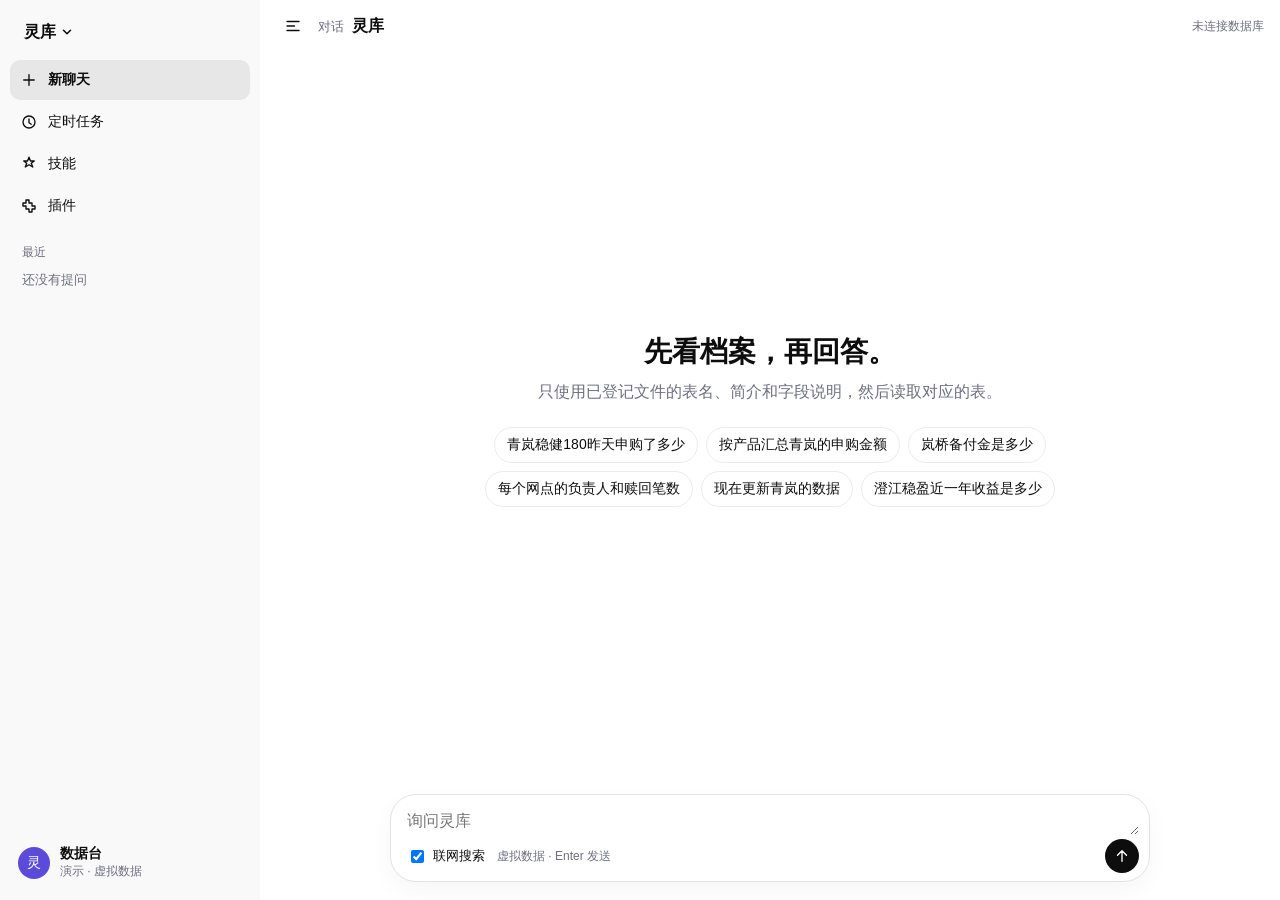
<file: demo/data-desk/index.html>
<!doctype html>
<html lang="zh-CN">
  <head>
    <meta charset="UTF-8" />
    <meta name="viewport" content="width=device-width, initial-scale=1.0" />
    <title>灵库 · 演示</title>
    <link rel="stylesheet" href="./styles.css" />
  </head>
  <body>
    <a class="skip-link" href="#main">跳到主内容</a>
    <div class="app" id="app">
      <aside class="sidebar" id="sidebar" aria-label="导航">
        <div class="sidebar-top">
          <button class="brand" id="brandHome" type="button">
            灵库
            <svg viewBox="0 0 16 16" aria-hidden="true"><path d="M4 6l4 4 4-4" /></svg>
          </button>
          <button class="icon-button mobile-close" id="closeSidebar" type="button" aria-label="关闭菜单">
            <svg viewBox="0 0 16 16" aria-hidden="true"><path d="M4 4l8 8M12 4l-8 8" /></svg>
          </button>
        </div>

        <nav class="nav" aria-label="功能">
          <button class="nav-item is-active" id="openAsk" type="button">
            <svg viewBox="0 0 24 24" aria-hidden="true"><path d="M12 5v14M5 12h14" /></svg>
            新聊天
          </button>
          <button class="nav-item" id="openJobs" type="button">
            <svg viewBox="0 0 24 24" aria-hidden="true"><circle cx="12" cy="12" r="8" /><path d="M12 8v5l3 2" /></svg>
            定时任务
          </button>
          <button class="nav-item" id="openSkills" type="button">
            <svg viewBox="0 0 24 24" aria-hidden="true"><path d="M12 3l2 5h5l-4 3 2 5-5-3-5 3 2-5-4-3h5z" /></svg>
            技能
          </button>
          <button class="nav-item" id="openPlugins" type="button">
            <svg viewBox="0 0 24 24" aria-hidden="true"><path d="M8 8V4h4v4h4v4h4v4h-4v4h-4v-4H8v-4H4V8h4z" /></svg>
            插件
          </button>
        </nav>

        <p class="side-label">最近</p>
        <div class="recent-list" id="recentList"></div>

        <div class="user-wrap">
          <div class="user-menu" id="userMenu" hidden>
            <button type="button" data-view="memory">个性化</button>
            <button type="button" data-view="upload">上传文件</button>
            <button type="button" data-view="database">数据库</button>
            <button type="button" data-view="archive">文件档案</button>
          </div>
          <button class="sidebar-user" id="openUserMenu" type="button" aria-expanded="false" aria-controls="userMenu">
            <span class="avatar" aria-hidden="true">灵</span>
            <span class="user-copy"><strong>数据台</strong><small>演示 · 虚拟数据</small></span>
          </button>
        </div>
      </aside>

      <div class="scrim" id="scrim" hidden></div>

      <main class="main" id="main">
        <header class="topbar">
          <button class="icon-button menu-button" id="openSidebar" type="button" aria-label="显示/隐藏侧边栏" title="显示/隐藏侧边栏（Ctrl+Shift+S）">
            <svg viewBox="0 0 24 24" aria-hidden="true"><path d="M4 6h16M4 12h10M4 18h16" /></svg>
          </button>
          <div class="topbar-copy">
            <span id="viewKicker">对话</span>
            <strong id="viewTitle">灵库</strong>
          </div>
          <span class="demo-pill">未连接数据库</span>
        </header>

        <section class="ask-view" id="askView">
          <div class="messages" id="messages" aria-live="polite">
            <div class="welcome" id="welcome">
              <h1>先看档案，再回答。</h1>
              <p class="welcome-copy">只使用已登记文件的表名、简介和字段说明，然后读取对应的表。</p>
              <div class="suggestions" id="suggestions"></div>
            </div>
          </div>
          <form class="composer" id="composer">
            <p class="inline-error" id="formError" role="alert" hidden></p>
            <div class="composer-shell">
              <label class="sr-only" for="question">输入需求</label>
              <textarea id="question" rows="1" maxlength="4000" placeholder="询问灵库" required></textarea>
              <div class="composer-bar">
                <label class="web-toggle">
                  <input id="webSearch" type="checkbox" checked /> 联网搜索
                </label>
                <span class="composer-hint">虚拟数据 · Enter 发送</span>
                <button type="submit" aria-label="发送">
                  <svg viewBox="0 0 24 24" aria-hidden="true"><path d="M12 19V6M6 11l6-6 6 6" /></svg>
                </button>
              </div>
            </div>
          </form>
        </section>

        <section class="panel-view" id="jobsView" hidden>
          <div class="panel">
            <div class="panel-head">
              <div>
                <h1>定时任务</h1>
                <p>按 SOP 每天运行已经指定的代码。演示里用「演示运行」代替等到钟点，对话不会跑这些代码。</p>
              </div>
              <button class="solid" id="openJobDialog" type="button">设置任务</button>
            </div>
            <div class="job-list" id="jobList" aria-live="polite"></div>
            <article class="job-detail" id="jobDetail" hidden></article>
          </div>
        </section>

        <section class="panel-view" id="skillsView" hidden>
          <div class="panel">
            <h1>技能</h1>
            <p class="lead">点一个技能，会把它写成一条可以发送的需求。</p>
            <div class="card-grid">
              <button class="plain-card" type="button" data-prompt="按产品汇总青岚的申购金额">按字段汇总<small>把一张表按产品或网点加总</small></button>
              <button class="plain-card" type="button" data-prompt="青岚稳健180昨天申购了多少">按档案查表<small>先看表名和字段，再查记录</small></button>
            </div>
          </div>
        </section>

        <section class="panel-view" id="pluginsView" hidden>
          <div class="panel">
            <h1>插件</h1>
            <p class="lead">对话框里的联网搜索和这里是同一个开关。演示不连接真实插件。</p>
            <div class="card-grid">
              <article class="plain-card static">
                <strong>联网搜索</strong>
                <small id="pluginWebState">当前已打开</small>
                <button class="ghost" id="toggleWeb" type="button">切换联网搜索</button>
              </article>
              <article class="plain-card static">
                <strong>百炼检索</strong>
                <small>演示未连接</small>
              </article>
            </div>
          </div>
        </section>

        <section class="panel-view" id="memoryView" hidden>
          <div class="panel">
            <h1>个性化</h1>
            <p class="lead">长期记忆只保存你在这里写下的内容。普通提问不会自动记住。</p>
            <form class="inline-form" id="memoryForm">
              <label class="sr-only" for="memoryInput">要记住的内容</label>
              <input id="memoryInput" maxlength="200" placeholder="写下要记住的偏好" required />
              <button class="solid" type="submit">保存</button>
            </form>
            <ul class="memory-list" id="memoryList"></ul>
          </div>
        </section>

        <section class="panel-view" id="uploadView" hidden>
          <div class="panel">
            <h1>上传文件</h1>
            <p class="lead">演示只记下文件名，不写入数据库。字段说明由维护人员在文件档案里看。</p>
            <input id="uploadInput" type="file" multiple />
            <ul class="memory-list" id="uploadList"></ul>
          </div>
        </section>

        <section class="panel-view" id="databaseView" hidden>
          <div class="panel">
            <h1>数据库</h1>
            <p class="lead">这里是已登记的表。点一张表可以打开文件档案。</p>
            <div id="databaseList"></div>
          </div>
        </section>

        <section class="panel-view" id="archiveView" hidden>
          <div class="archive-layout">
            <div class="catalog-list" id="catalogList" aria-label="已登记文件"></div>
            <article class="catalog-detail" id="catalogDetail"></article>
          </div>
        </section>
      </main>
    </div>

    <dialog class="job-dialog" id="jobDialog" aria-labelledby="jobDialogTitle">
      <form method="dialog" id="jobForm">
        <h2 id="jobDialogTitle">设置每日任务</h2>
        <p class="dialog-copy">一条任务绑定一份演示 SOP 和一段指定代码。不填写代码时，任务会保存，但不会运行。</p>
        <label>
          任务名称
          <input name="name" maxlength="40" required placeholder="例如：青岚收盘核对" />
        </label>
        <label>
          SOP 标识
          <input name="sop" maxlength="40" required placeholder="例如：SOP-DEMO-04" />
        </label>
        <label>
          任务描述
          <textarea name="description" maxlength="200" placeholder="这次更新要做什么"></textarea>
        </label>
        <label>
          每天运行
          <input name="runAt" type="time" value="09:00" required />
        </label>
        <fieldset class="file-picks">
          <legend>涉及文件</legend>
          <label><input type="checkbox" name="files" value="qinglan" /> 青岚日申赎.xlsx</label>
          <label><input type="checkbox" name="files" value="chengjiang" /> 澄江产品条款.csv</label>
          <label><input type="checkbox" name="files" value="nanqiao" /> 南桥网点名册.md</label>
          <label><input type="checkbox" name="files" value="lanqiao" /> 岚桥备付金说明.xlsx</label>
        </fieldset>
        <label>
          指定代码
          <select name="code" id="codeSelect"></select>
        </label>
        <div class="dialog-actions">
          <button class="ghost" id="cancelJob" type="button">取消</button>
          <button class="solid" value="save" type="submit">保存任务</button>
        </div>
      </form>
    </dialog>
    <script src="./app.js"></script>
  </body>
</html>
</file>
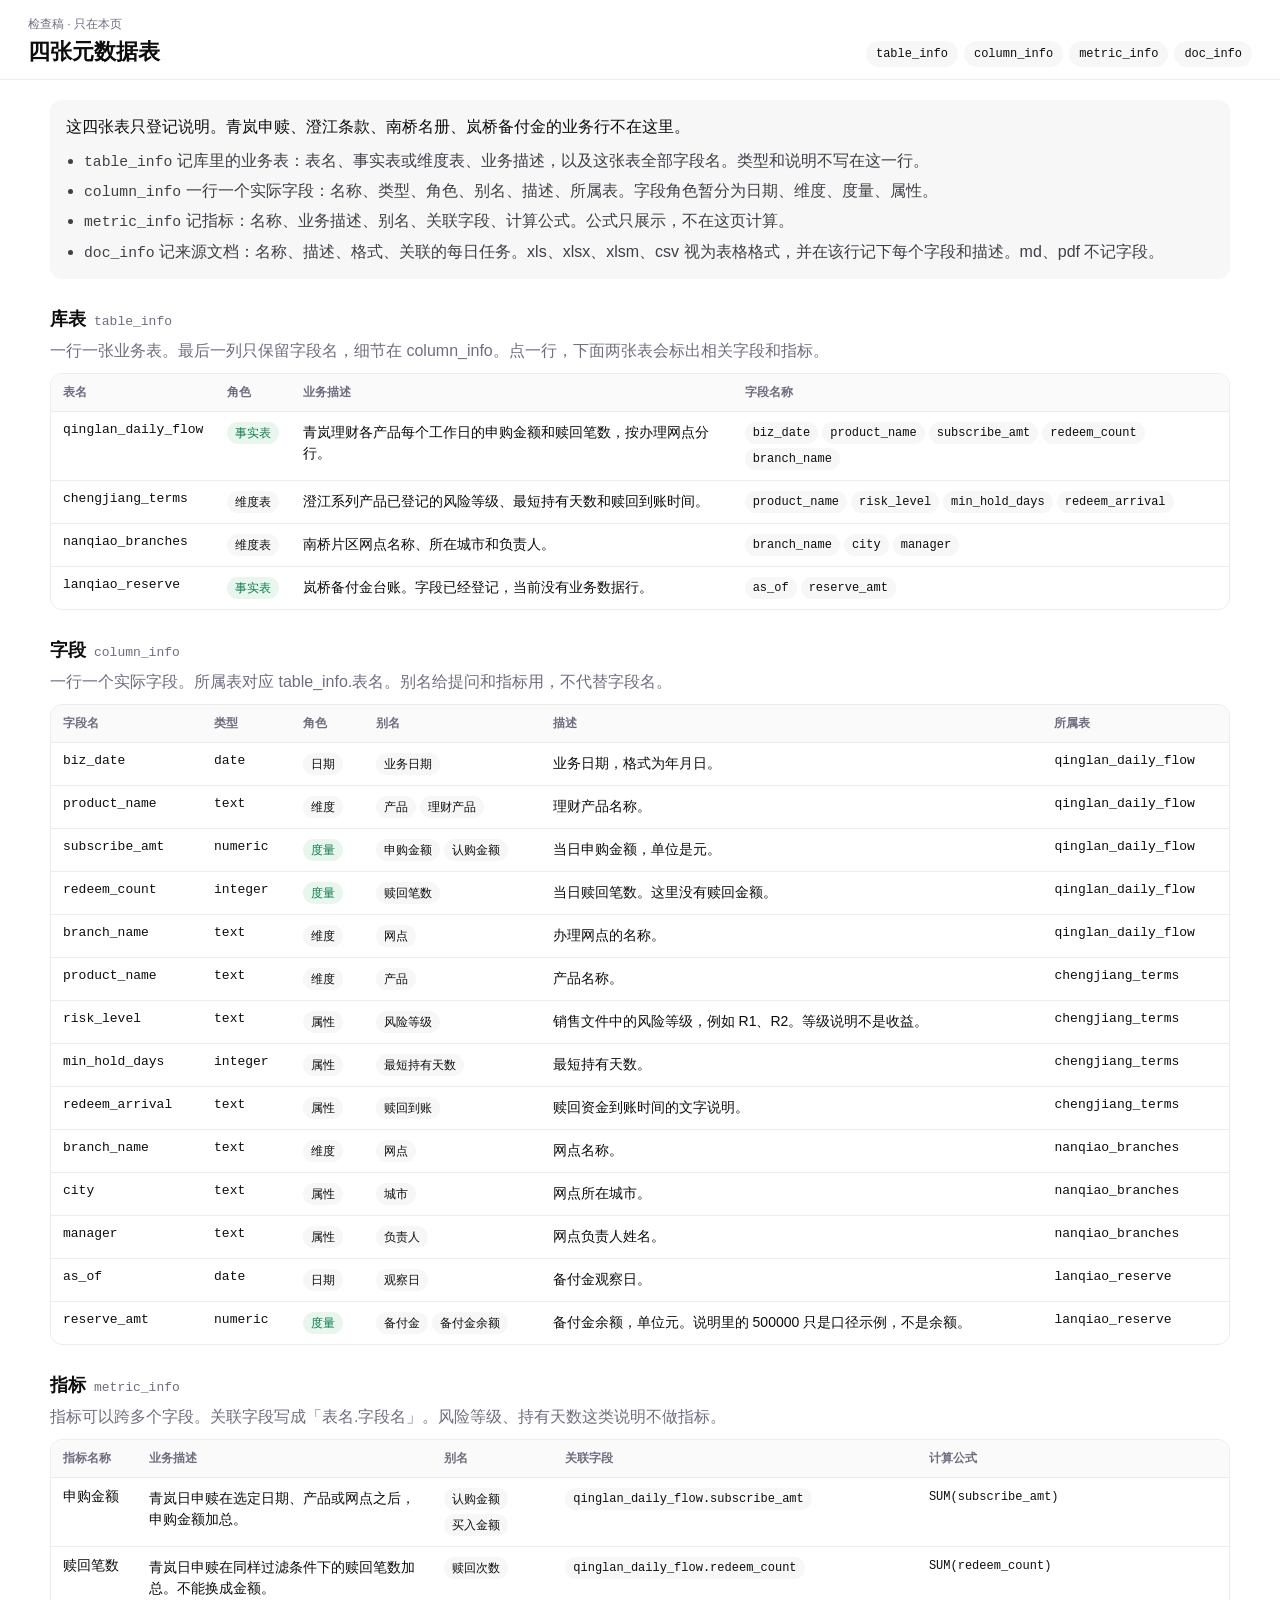
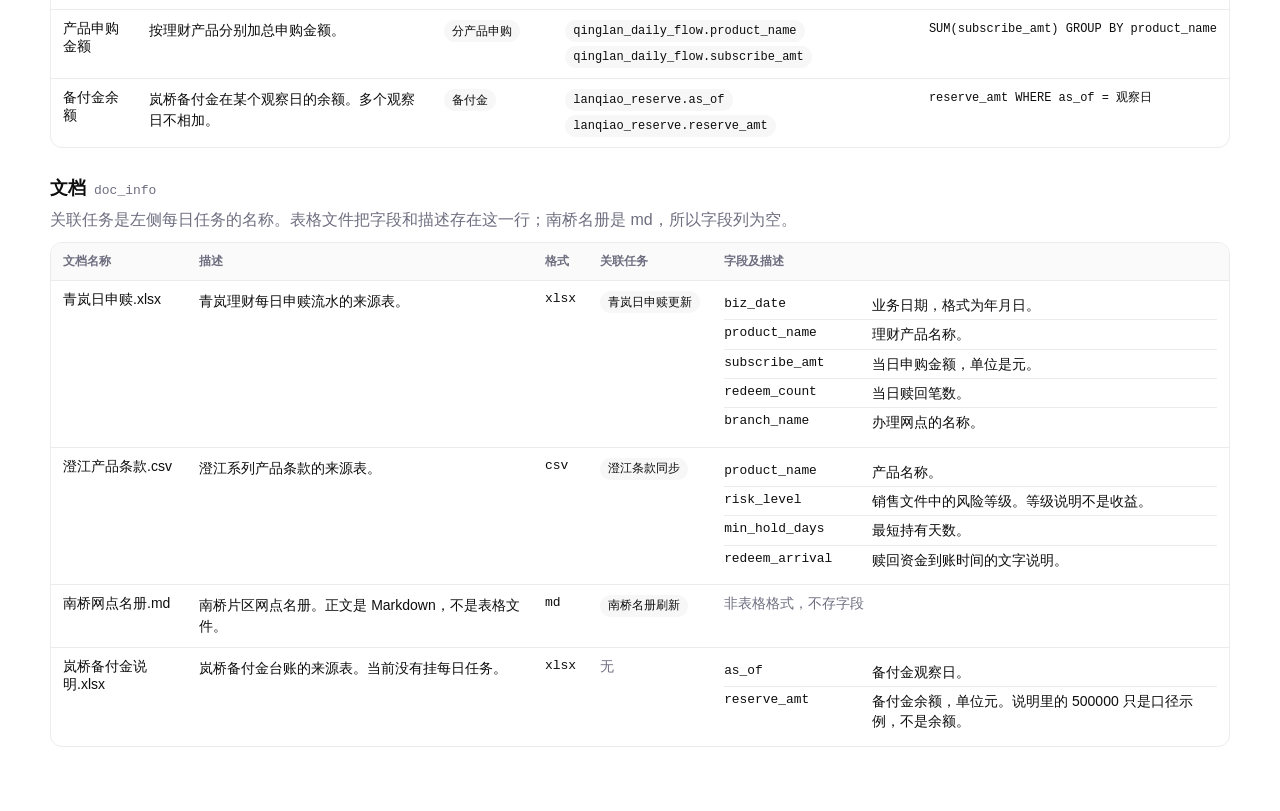
<file: demo/metadata/index.html>
<!DOCTYPE html>
<html lang="zh-CN">
  <head>
    <meta charset="UTF-8" />
    <meta name="viewport" content="width=device-width, initial-scale=1" />
    <title>四张元数据表</title>
    <link rel="stylesheet" href="./styles.css" />
  </head>
  <body>
    <header class="top">
      <div>
        <p class="kicker">检查稿 · 只在本页</p>
        <h1>四张元数据表</h1>
      </div>
      <nav class="jumps" aria-label="四张表">
        <a href="#table-info">table_info</a>
        <a href="#column-info">column_info</a>
        <a href="#metric-info">metric_info</a>
        <a href="#doc-info">doc_info</a>
      </nav>
    </header>
    <main>
      <section class="note" aria-label="当前理解">
        <p>这四张表只登记说明。青岚申赎、澄江条款、南桥名册、岚桥备付金的业务行不在这里。</p>
        <ul>
          <li><code>table_info</code> 记库里的业务表：表名、事实表或维度表、业务描述，以及这张表全部字段名。类型和说明不写在这一行。</li>
          <li><code>column_info</code> 一行一个实际字段：名称、类型、角色、别名、描述、所属表。字段角色暂分为日期、维度、度量、属性。</li>
          <li><code>metric_info</code> 记指标：名称、业务描述、别名、关联字段、计算公式。公式只展示，不在这页计算。</li>
          <li><code>doc_info</code> 记来源文档：名称、描述、格式、关联的每日任务。xls、xlsx、xlsm、csv 视为表格格式，并在该行记下每个字段和描述。md、pdf 不记字段。</li>
        </ul>
      </section>
      <div id="app"></div>
    </main>
    <script src="./app.js"></script>
  </body>
</html>
</file>
<file: demo/data-desk/styles.css>
:root {
  --ink: #0d0d0d;
  --muted: #6e6e80;
  --line: #ececec;
  --sidebar: #f9f9f9;
  --hover: #ececec;
  --white: #ffffff;
  --block: #f4f4f4;
  --ok: #0f7b4c;
  --ok-soft: #e8f6ee;
  --fail: #b42318;
  --fail-soft: #fdeceb;
  --body: "Segoe UI", "Microsoft YaHei UI", "PingFang SC", sans-serif;
  --mono: "Cascadia Mono", Consolas, monospace;
}

* { box-sizing: border-box; }
html, body { margin: 0; height: 100%; }
body { color: var(--ink); background: var(--white); font-family: var(--body); }
button, input, select, textarea { font: inherit; color: inherit; }
button { cursor: pointer; }
button:focus-visible, a:focus-visible, input:focus-visible, select:focus-visible, textarea:focus-visible {
  outline: 2px solid #0d0d0d;
  outline-offset: 2px;
}
svg { width: 18px; height: 18px; fill: none; stroke: currentColor; stroke-width: 1.8; stroke-linecap: round; stroke-linejoin: round; }
[hidden] { display: none !important; }
.sr-only { position: absolute; width: 1px; height: 1px; padding: 0; margin: -1px; overflow: hidden; clip: rect(0, 0, 0, 0); }
.skip-link { position: fixed; top: -60px; left: 16px; z-index: 20; padding: 8px 12px; color: white; background: #0d0d0d; }
.skip-link:focus { top: 12px; }

.app { display: grid; grid-template-columns: 260px minmax(0, 1fr); height: 100dvh; overflow: hidden; }
.app.sidebar-collapsed { grid-template-columns: 0 minmax(0, 1fr); }
.app.sidebar-collapsed .sidebar { visibility: hidden; }

.sidebar { display: flex; flex-direction: column; min-width: 0; min-height: 0; overflow: hidden; padding: 10px 10px 12px; background: var(--sidebar); }
.sidebar-top { display: flex; align-items: center; justify-content: space-between; min-height: 44px; padding: 0 6px; }
.brand { display: inline-flex; align-items: center; gap: 4px; padding: 6px 8px; border: 0; background: transparent; font-size: 16px; font-weight: 650; }
.brand svg { width: 14px; height: 14px; }
.icon-button { display: grid; place-items: center; width: 34px; height: 34px; padding: 0; border: 0; border-radius: 8px; background: transparent; }
.icon-button:hover { background: var(--hover); }
.menu-button { display: grid; }
.mobile-close { display: none; }

.nav { display: flex; flex-direction: column; gap: 2px; margin-top: 6px; }
.nav-item { display: flex; align-items: center; gap: 10px; width: 100%; min-height: 40px; padding: 0 10px; border: 0; border-radius: 10px; background: transparent; text-align: left; font-size: 14px; }
.nav-item:hover, .recent-item:hover { background: var(--hover); }
.nav-item.is-active { background: #e7e7e7; font-weight: 650; }
.side-label { margin: 18px 12px 6px; color: var(--muted); font-size: 12px; }
.recent-list { display: flex; flex: 1; flex-direction: column; gap: 2px; min-height: 0; overflow: auto; }
.recent-item { width: 100%; min-height: 36px; padding: 0 10px; border: 0; border-radius: 10px; background: transparent; text-align: left; font-size: 14px; }
.recent-item span { display: block; overflow: hidden; text-overflow: ellipsis; white-space: nowrap; }
.recent-empty { margin: 4px 12px; color: var(--muted); font-size: 13px; }

.user-wrap { position: relative; flex: 0 0 auto; }
.user-menu { position: absolute; right: 0; bottom: calc(100% + 6px); left: 0; display: grid; padding: 6px; border: 1px solid var(--line); border-radius: 12px; background: var(--white); box-shadow: 0 8px 24px #0d0d0d14; }
.user-menu button { min-height: 36px; padding: 0 10px; border: 0; border-radius: 8px; background: transparent; text-align: left; }
.user-menu button:hover { background: var(--hover); }
.sidebar-user { display: flex; align-items: center; gap: 10px; width: 100%; margin-top: 8px; padding: 8px; border: 0; border-radius: 12px; background: transparent; text-align: left; }
.sidebar-user:hover { background: var(--hover); }
.avatar { display: grid; place-items: center; width: 32px; height: 32px; border-radius: 50%; color: white; background: #5b4bdb; font-size: 14px; }
.user-copy strong, .user-copy small { display: block; }
.user-copy strong { font-size: 14px; }
.user-copy small { color: var(--muted); font-size: 12px; }

.scrim { position: fixed; inset: 0; background: #0d0d0d55; }
.main { display: flex; flex-direction: column; min-width: 0; min-height: 0; overflow: hidden; background: var(--white); }
.topbar { display: flex; align-items: center; gap: 8px; height: 52px; padding: 0 16px; }
.topbar-copy { display: flex; align-items: baseline; gap: 8px; min-width: 0; }
.topbar-copy span { color: var(--muted); font-size: 13px; }
.topbar-copy strong { font-size: 16px; font-weight: 650; }
.demo-pill { margin-left: auto; color: var(--muted); font-size: 12px; }

.ask-view, .panel-view { display: flex; flex: 1; flex-direction: column; min-height: 0; }
.panel-view { overflow: auto; }
.messages { flex: 1; overflow: auto; padding: 12px 0 18px; }
.welcome { display: flex; flex-direction: column; align-items: center; justify-content: center; width: min(720px, calc(100% - 32px)); min-height: 100%; margin: 0 auto; text-align: center; }
.welcome h1 { margin: 0 0 8px; font-size: 28px; font-weight: 600; }
.welcome-copy { max-width: 36em; margin: 0; color: var(--muted); line-height: 1.6; }
.suggestions { display: flex; flex-wrap: wrap; justify-content: center; gap: 8px; margin-top: 22px; }
.suggestion, .choice, .ghost, .solid, .run-button, .file-card { border: 0; }
.suggestion, .choice { min-height: 36px; padding: 6px 12px; border: 1px solid var(--line); border-radius: 999px; background: var(--white); font-size: 14px; }
.suggestion:hover, .choice:hover, .ghost:hover { background: var(--hover); }

.message { width: min(760px, calc(100% - 32px)); margin: 0 auto 22px; }
.message.user { display: flex; justify-content: flex-end; }
.bubble { max-width: min(520px, 100%); padding: 10px 14px; border-radius: 18px; background: var(--block); line-height: 1.6; white-space: pre-wrap; }
.answer p { margin: 0 0 10px; line-height: 1.7; }
.kind { margin-bottom: 6px; color: var(--muted); font-size: 13px; }
.trace { color: var(--muted); font-size: 13px; }
.result-block { margin: 8px 0 12px; overflow: hidden; border-radius: 14px; background: var(--block); }
.result-bar { display: flex; align-items: center; justify-content: space-between; min-height: 40px; padding: 0 12px; color: var(--muted); font-family: var(--mono); font-size: 12px; }
.result-table { width: 100%; border-collapse: collapse; background: #fafafa; font-size: 13px; }
.result-table th, .result-table td { padding: 8px 12px; border-top: 1px solid #e6e6e6; text-align: left; vertical-align: top; }
.result-table th { color: var(--muted); font-weight: 600; }
.source { margin: 0; color: var(--muted); font-size: 13px; }
.source code, .job-meta code, .field code { font-family: var(--mono); font-size: 12px; }
.job-meta code { overflow-wrap: anywhere; }
.choices { display: flex; flex-wrap: wrap; gap: 8px; margin-top: 4px; }

.composer { width: min(760px, calc(100% - 32px)); margin: 0 auto 18px; }
.composer-shell { padding: 10px 10px 8px 16px; border: 1px solid #e3e3e3; border-radius: 26px; background: var(--white); box-shadow: 0 8px 24px #0d0d0d0a; }
.composer textarea { width: 100%; max-height: 140px; padding: 6px 0; border: 0; resize: vertical; font-size: 16px; }
.composer textarea:focus { outline: none; }
.composer-bar { display: flex; align-items: center; gap: 12px; }
.web-toggle { display: inline-flex; align-items: center; gap: 6px; font-size: 13px; }
.composer-hint { margin-right: auto; }
.composer-hint { color: var(--muted); font-size: 12px; }
.composer button { display: grid; place-items: center; width: 34px; height: 34px; padding: 0; border: 0; border-radius: 50%; color: white; background: #0d0d0d; }
.composer button:hover { background: #2a2a2a; }
.inline-error { margin: 0 8px 8px; color: var(--fail); font-size: 13px; }

.panel { width: min(860px, calc(100% - 40px)); margin: 8px auto 32px; }
.panel-head { display: flex; align-items: flex-start; justify-content: space-between; gap: 16px; margin-bottom: 16px; }
.panel h1, .panel-head h1, .catalog-detail h2 { margin: 0; font-size: 28px; font-weight: 650; }
.ghost.is-active { background: var(--block); }
.panel-head p, .summary, .dialog-copy { margin: 8px 0 0; color: var(--muted); line-height: 1.6; }
.solid { min-height: 36px; padding: 0 14px; border-radius: 999px; color: white; background: #0d0d0d; font-weight: 650; }
.ghost, .run-button { min-height: 34px; padding: 0 12px; border: 1px solid var(--line); border-radius: 999px; background: var(--white); }
.run-button:disabled { cursor: default; opacity: 0.55; }
.job-list { display: grid; gap: 10px; }
.job-card { padding: 14px 16px; border: 1px solid var(--line); border-radius: 16px; background: var(--white); }
.job-card h3 { display: flex; align-items: center; gap: 8px; margin: 0; font-size: 16px; }
.job-meta { margin: 8px 0; color: var(--muted); font-size: 13px; line-height: 1.6; }
.job-error { margin: 0 0 10px; color: var(--fail); font-size: 13px; }
.status-pill { padding: 2px 8px; border-radius: 999px; background: var(--block); color: var(--muted); font-size: 12px; font-weight: 650; }
.succeeded .status-pill { color: var(--ok); background: var(--ok-soft); }
.failed .status-pill { color: var(--fail); background: var(--fail-soft); }

.archive-layout { display: grid; grid-template-columns: 260px minmax(0, 1fr); gap: 18px; width: min(980px, calc(100% - 40px)); margin: 8px auto 32px; }
.catalog-list { display: flex; flex-direction: column; gap: 6px; }
.file-card { padding: 12px; border: 1px solid transparent; border-radius: 12px; background: transparent; text-align: left; }
.file-card:hover { background: var(--hover); }
.file-card.is-active { background: var(--block); }
.file-card strong, .file-card small { display: block; }
.file-card small { margin-top: 4px; color: var(--muted); font-family: var(--mono); font-size: 12px; }
.catalog-detail { min-width: 0; }
.field-list { display: grid; gap: 8px; margin: 16px 0; padding: 0; list-style: none; }
.field { padding: 10px 12px; border-radius: 12px; background: var(--block); }
.field b { display: block; margin-bottom: 4px; }
.detail-actions { display: flex; flex-wrap: wrap; gap: 8px; margin-bottom: 12px; }
.banner { margin: 0 0 12px; padding: 10px 12px; border-radius: 12px; font-size: 14px; }
.banner.ok { color: var(--ok); background: var(--ok-soft); }
.banner.fail { color: var(--fail); background: var(--fail-soft); }
.empty-rows { color: var(--muted); }

.job-dialog { width: min(440px, calc(100% - 32px)); padding: 0; border: 0; border-radius: 18px; }
.job-dialog::backdrop { background: #0d0d0d55; }
.job-dialog form { display: grid; gap: 12px; padding: 20px; }
.job-dialog h2 { margin: 0; font-size: 22px; }
.job-dialog label { display: grid; gap: 6px; font-size: 14px; font-weight: 650; }
.job-dialog input, .job-dialog select, .job-dialog textarea { width: 100%; min-height: 40px; padding: 8px 10px; border: 1px solid var(--line); border-radius: 10px; font-weight: 400; }
.job-dialog textarea { min-height: 72px; resize: vertical; }
.file-picks { margin: 0; padding: 10px; border: 1px solid var(--line); border-radius: 10px; }
.file-picks legend { padding: 0 4px; font-size: 14px; font-weight: 650; }
.file-picks label { font-weight: 400; }
.lead { margin: 8px 0 16px; color: var(--muted); line-height: 1.6; }
.card-grid { display: grid; gap: 10px; }
.plain-card { display: grid; gap: 6px; padding: 14px; border: 1px solid var(--line); border-radius: 16px; background: var(--white); text-align: left; }
.plain-card small { color: var(--muted); }
.plain-card.static { cursor: default; }
.inline-form { display: flex; gap: 8px; }
.inline-form input { flex: 1; min-width: 0; min-height: 40px; padding: 0 10px; border: 1px solid var(--line); border-radius: 10px; }
.memory-list { margin: 16px 0 0; padding: 0; list-style: none; }
.memory-list li { display: flex; align-items: center; justify-content: space-between; gap: 12px; padding: 10px 0; border-bottom: 1px solid var(--line); }
.job-detail h2 { margin: 0 0 8px; font-size: 28px; }
.detail-grid { display: grid; gap: 14px; margin-top: 16px; }
.detail-grid label { display: grid; gap: 6px; font-size: 14px; font-weight: 650; }
.detail-grid input, .detail-grid textarea { width: 100%; padding: 8px 10px; border: 1px solid var(--line); border-radius: 10px; font-weight: 400; }
.chip-row { display: flex; flex-wrap: wrap; gap: 8px; }
.chip.is-active { background: var(--block); }
.code-view { margin: 0; padding: 12px; overflow: auto; font-family: var(--mono); font-size: 13px; white-space: pre-wrap; }
.dialog-actions { display: flex; justify-content: flex-end; gap: 8px; }

@media (max-width: 860px) {
  .app { grid-template-columns: 1fr; }
  .sidebar { position: fixed; z-index: 5; inset: 0 auto 0 0; width: min(280px, 88vw); transform: translateX(-105%); transition: transform 0.2s ease; }
  .sidebar.is-open { transform: translateX(0); }
  .mobile-close { display: grid; }
  .app.sidebar-collapsed { grid-template-columns: 1fr; }
  .app.sidebar-collapsed .sidebar { visibility: visible; }
  .archive-layout, .panel { width: calc(100% - 28px); }
  .archive-layout { grid-template-columns: 1fr; }
  .welcome h1 { font-size: 24px; }
}

@media (prefers-reduced-motion: reduce) {
  .sidebar { transition: none; }
}
</file>
<file: demo/metadata/styles.css>
:root {
  --ink: #0d0d0d;
  --muted: #6e6e80;
  --line: #ececec;
  --soft: #f7f7f8;
  --hover: #f3f3f4;
  --white: #ffffff;
  --ok: #0f7b4c;
  --ok-soft: #e8f6ee;
  --body: "Segoe UI", "Microsoft YaHei UI", "PingFang SC", sans-serif;
  --mono: "Cascadia Mono", Consolas, monospace;
}

* { box-sizing: border-box; }
html { scroll-behavior: smooth; }
body { margin: 0; color: var(--ink); background: var(--white); font-family: var(--body); }
code { font-family: var(--mono); font-size: 0.92em; }
a { color: inherit; }

.top {
  position: sticky;
  top: 0;
  z-index: 2;
  display: flex;
  flex-wrap: wrap;
  align-items: flex-end;
  justify-content: space-between;
  gap: 12px 16px;
  padding: 16px 28px 12px;
  border-bottom: 1px solid var(--line);
  background: #ffffffee;
  backdrop-filter: blur(8px);
}
.kicker { margin: 0 0 4px; color: var(--muted); font-size: 12px; }
h1 { margin: 0; font-size: 22px; font-weight: 640; }
.jumps { display: flex; flex: 1 1 280px; flex-wrap: wrap; gap: 6px; justify-content: flex-end; min-width: 0; }
.jumps a {
  padding: 6px 10px;
  border-radius: 999px;
  background: var(--soft);
  font-family: var(--mono);
  font-size: 12px;
  text-decoration: none;
}
.jumps a:hover { background: var(--hover); }

main { width: min(1180px, calc(100% - 32px)); margin: 0 auto; padding: 20px 0 64px; }
.note { margin-bottom: 22px; padding: 14px 16px; border-radius: 12px; background: var(--soft); }
.note p { margin: 0 0 8px; line-height: 1.6; }
.note ul { margin: 0; padding-left: 18px; color: #3f3f46; line-height: 1.65; }
.note li + li { margin-top: 4px; }

.block { margin-top: 28px; }
.block-head { display: flex; align-items: baseline; justify-content: space-between; gap: 12px; margin-bottom: 8px; }
.block h2 { margin: 0; font-size: 18px; }
.block h2 span { margin-left: 8px; color: var(--muted); font-family: var(--mono); font-size: 13px; font-weight: 500; }
.caption { margin: 0 0 10px; color: var(--muted); line-height: 1.5; }
.scroll { overflow: auto; border: 1px solid var(--line); border-radius: 12px; }
table { width: 100%; border-collapse: collapse; font-size: 14px; }
th, td { padding: 10px 12px; border-bottom: 1px solid var(--line); vertical-align: top; text-align: left; }
th { color: var(--muted); background: #fafafa; font-size: 12px; font-weight: 650; white-space: nowrap; }
tr:last-child td { border-bottom: 0; }
tbody tr { cursor: pointer; }
tbody tr:hover { background: var(--hover); }
tbody tr.is-hit { background: #f3faf6; }
tbody tr.is-dim { opacity: 0.38; }
.name { font-family: var(--mono); font-size: 13px; white-space: nowrap; }
.desc { min-width: 220px; line-height: 1.5; }
.formula { font-family: var(--mono); font-size: 12px; line-height: 1.5; white-space: nowrap; }

.chips { display: flex; flex-wrap: wrap; gap: 4px; }
.chip, .pill {
  display: inline-flex;
  align-items: center;
  min-height: 22px;
  padding: 0 8px;
  border-radius: 999px;
  background: var(--soft);
  font-size: 12px;
  white-space: nowrap;
}
.chip { font-family: var(--mono); }
.pill.fact, .pill.measure { color: var(--ok); background: var(--ok-soft); }
.fields { margin: 0; padding: 0; list-style: none; }
.fields li { display: grid; grid-template-columns: 140px minmax(0, 1fr); gap: 8px; padding: 4px 0; line-height: 1.45; }
.fields li + li { border-top: 1px solid var(--line); }
.empty { color: var(--muted); }
@media (max-width: 720px) {
  .top { align-items: flex-start; flex-direction: column; padding: 14px 16px; }
  main { width: min(100% - 24px, 1180px); }
  .fields li { grid-template-columns: 1fr; gap: 2px; }
}
</file>
